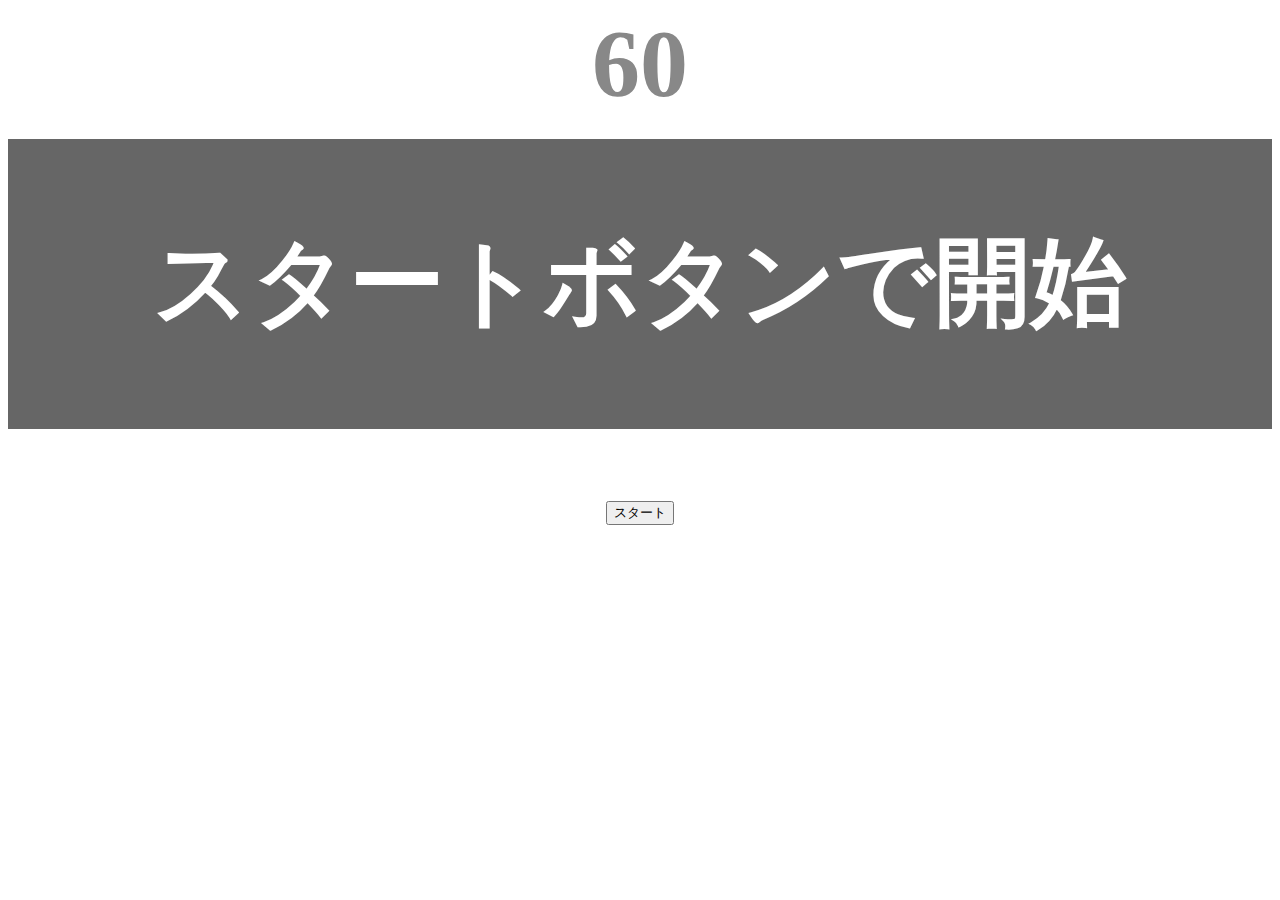
<file: kadai_001/index.html>
<!DOCTYPE html>
<html lang="ja">
<head>
    <meta charset="UTF-8">
    <meta name="description" content="【JavaScript応用編】簡易的なタイピングゲームです。">
    <meta name="viewport" content="width=device-width, initial-scale=1.0">
    <link rel="stylesheet" href="style.css">
    <title>タイピングゲーム</title>
</head>
<body>
    <p id="count" class="count">60</p>
    <div id="wrap" class="wrap">
        <span id="typed" class="typed"></span><span id="untyped"></span>
    </div>
    <button id="start">スタート</button>
    <p id="currentScore" class="currentScore">0</p>
    <script type="text/javascript" src="main.js"></script>
</body>
</html>
</file>
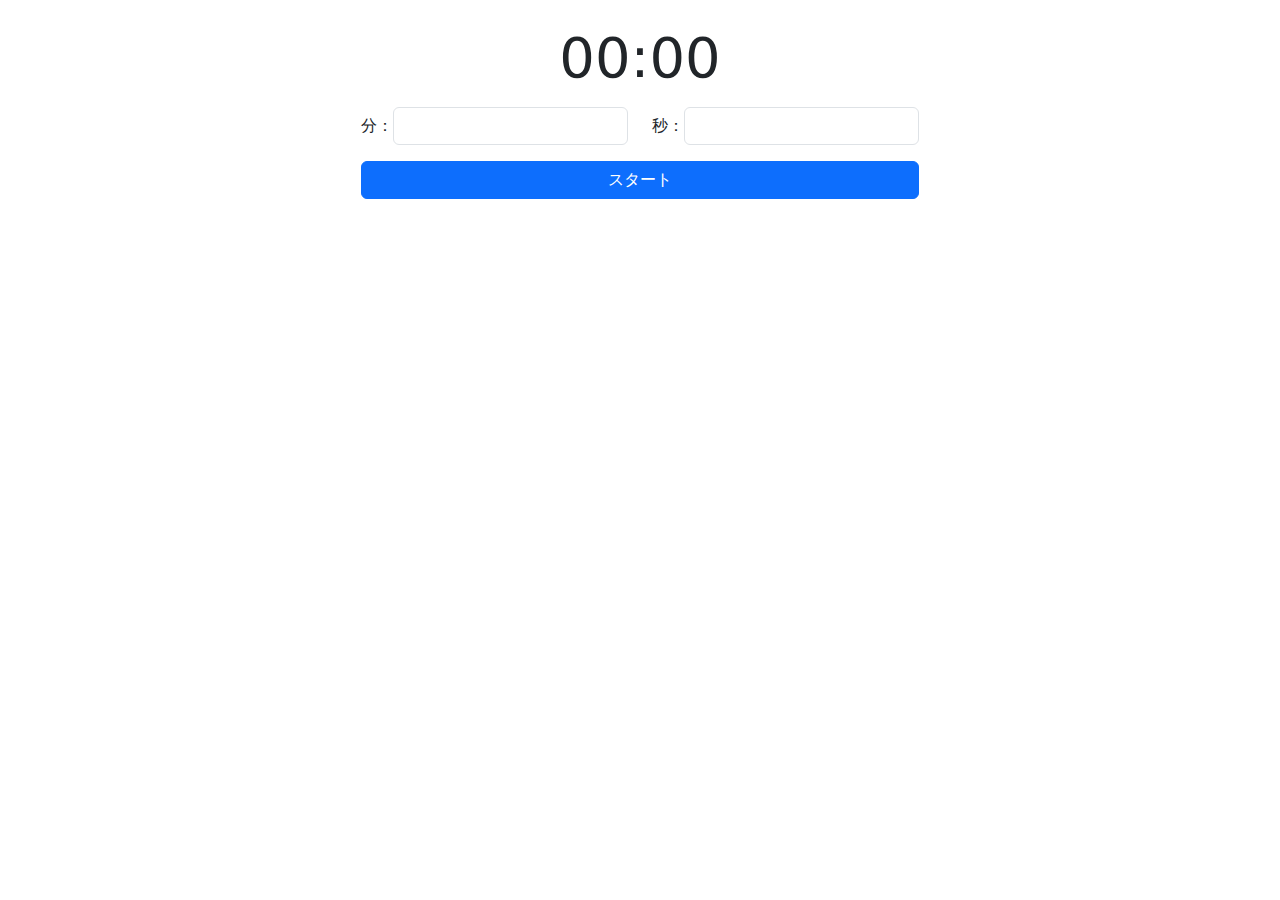
<file: kadai_debug_javascript/index.html>
<!DOCTYPE html>
<html lang="ja">

<head>
    <meta charset="UTF-8">
    <meta name="viewport" content="width=device-width, initial-scale=1.0">
    <title>タイマーアプリ</title>
    <link rel="stylesheet" href="https://cdn.jsdelivr.net/npm/bootstrap@5.3.0/dist/css/bootstrap.min.css">
    <style>
        .hidden {
            display: none;
        }
    </style>
</head>

<body class="container my-4 d-flex justify-content-center">
    <div class="text-center col-12 col-md-6">

        <!-- タイマー表示部分 -->
        <div>
            <span id="timer" class="display-4">00:00</span>
        </div>

        <!-- 入力フォーム -->
        <div id="inputForm" class="mt-3 hidden">
            <div class="row justify-content-center">
                <div class="col-6 d-flex align-items-center">
                    分：<input type="number" id="minutes" class="form-control" oninput="updateTimer()" min="0">
                </div>
                <div class="col-6 d-flex align-items-center">
                    秒：<input type="number" id="seconds" class="form-control" oninput="updateTimer()" min="0">
                </div>
            </div>
            <!-- エラーメッセージ -->
            <span id="error" class="hidden text-danger"></span>
        </div>

        <!-- ボタン -->
        <div class="mt-3">
            <button id="start" class="btn btn-primary mb-3 hidden w-100" onclick="startCountdown()">スタート</button>
            <div class="row justify-content-center">
                <div class="col-6">
                    <button id="pause" class="btn btn-info mb-3 hidden w-100" onclick="pauseCountdown()">一時停止</button>
                    <button id="resume" class="btn btn-info mb-3 hidden w-100" onclick="resumeCountdown()">再開</button>
                </div>
                <div class="col-6">
                    <button id="reset" class="btn btn-info mb-3 hidden w-100" onclick="resetCountdown()">リセット</button>
                </div>
            </div>
            <button id="setTime" class="btn btn-secondary mb-3 hidden w-100" onclick="setTimeMode()">設定</button>
            <button id="alertStop" class="btn btn-danger mt-5 hidden w-100 btn-lg rounded-pill"
                onclick="stopAlert()">アラート停止</button>
        </div>
    </div>

    <script>
        let countdownInterval;
        let alertInterval;
        let isPaused;

        // 入力フォームの値をタイマーに表示する関数
        function updateTimer() {
            let minutes = document.getElementById('minutes').value || 0;
            let seconds = document.getElementById('seconds').value || 0;

            // 入力フォームの値をチェック
            if (minutes < 0 || seconds < 0) {
                document.getElementById('error').innerText = "マイナスは入力できません";
                document.getElementById('error').classList.remove('hidden');
                return;
            }

            document.getElementById('error').classList.add('hidden');
            document.getElementById('timer').innerText = `${String(minutes).padStart(2, '0')}:${String(seconds).padStart(2, '0')}`;
        }

        // カウントダウンを開始する関数
        function startCountdown() {
            let minutes = document.getElementById('minutes').value || 0;
            let seconds = document.getElementById('seconds').value || 0;
            let timeLeft = (minutes * 60) + parseInt(seconds);
            setMode("progress");
            countdownInterval = setInterval(() => {
                if (!isPaused) {
                    timeLeft--;
                    if (timeLeft < 0) {
                        clearInterval(countdownInterval);
                        startAlert();
                    } else {
                        let m = Math.floor(timeLeft / 60);
                        let s = timeLeft % 60;
                        document.getElementById('timer').innerText = `${String(m).padStart(2, '0')}:${String(s).padStart(2, '0')}`;
                    }
                }
            }, 1000);
        }

        // カウントダウンを一時停止する関数
        function pauseCountdown() {
            isPaused = true;
            setMode("paused");
        }

        // カウントダウンを再開する関数
        function resumeCountdown() {
            isPaused = false;
            setMode("progress");
        }

        // カウントダウンをリセットする関数
        function resetCountdown() {
            clearInterval(countdownInterval);
            isPaused = false;
            updateTimer();
            setMode("restart");
        }

        // 時間設定モードに変更する関数
        function setTimeMode() {
            clearInterval(countdownInterval);
            setMode("setting");
        }

        // アラートを開始する関数
        function startAlert() {
            alertInterval = setInterval(() => {
                document.body.style.backgroundColor = document.body.style.backgroundColor === 'red' ? 'white' : 'red';
            }, 1000);
            console.log(alertInterval);
            document.getElementById('alertStop').classList.remove('hidden');
        }

        // アラートを停止する関数
        function stopAlert() {
            clearInterval(alertInterval);
            document.body.style.backgroundColor = 'white';
            document.getElementById('alertStop').classList.add('hidden');
        }

        // HTML要素の表示を制御する関数
        function setMode(mode) {
            const modes = {
                setting: ["start", "inputForm"],
                progress: ["pause", "reset", "setTime"],
                paused: ["resume", "reset", "setTime"],
                restart: ["start", "setTime"],
            };

            // すべてのボタンと入力フォームを非表示にする
            const elements = document.querySelectorAll('#inputForm, #start, #pause, #resume, #reset, #setTime');
            elements.forEach(elem => elem.classList.add('hidden'));

            // 指定されたモードの要素だけを表示する
            const ids = modes[mode];
            ids.forEach(id => document.getElementById(id).classList.remove('hidden'));
        }

        // 初期状態をセット
        setMode("setting");
    </script>
</body>

</html>
</file>
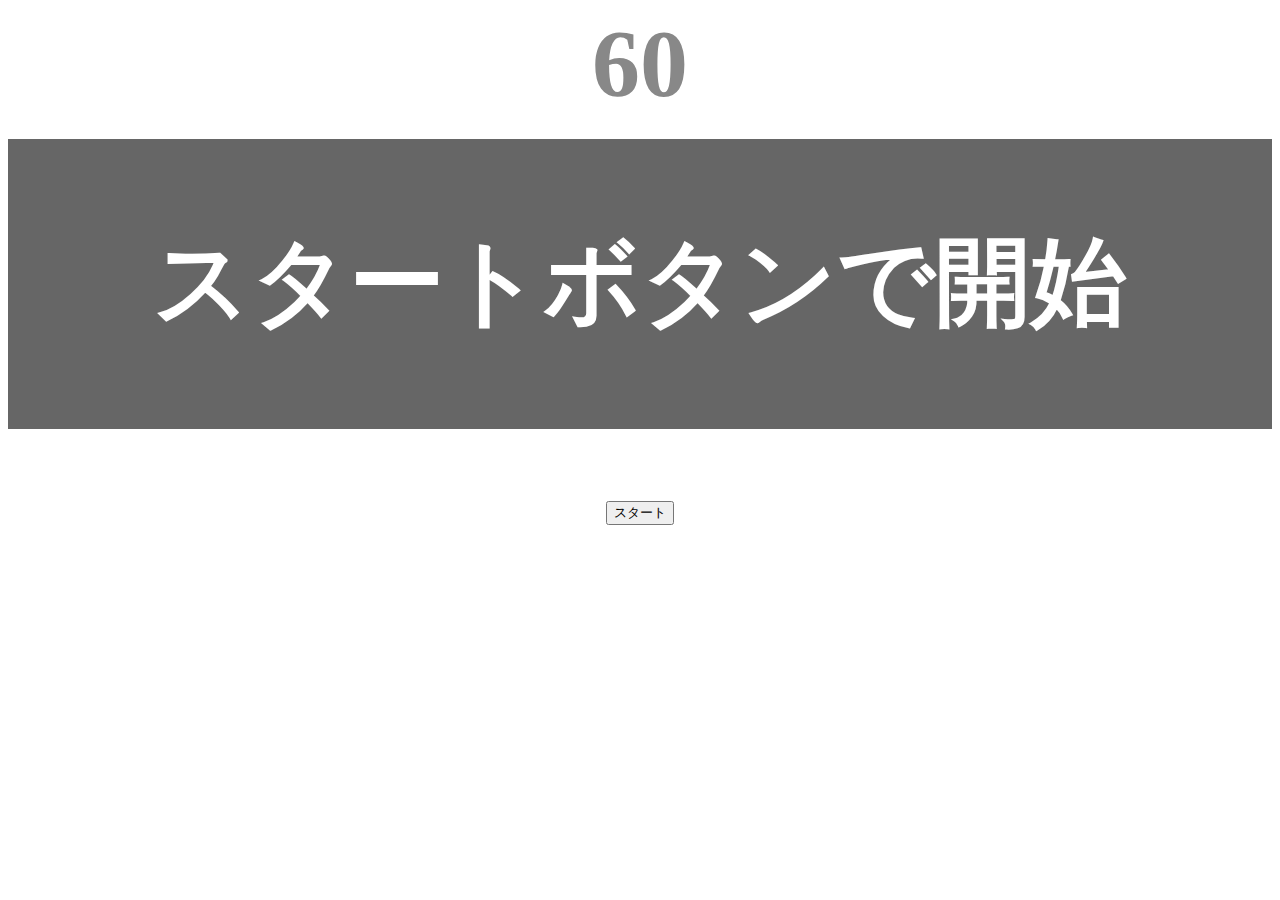
<file: kadai_tutorial_output/index.html>
<!DOCTYPE html>
<html lang="ja">
<head>
    <meta charset="UTF-8">
    <meta name="description" content="【JavaScript応用編】簡易的なタイピングゲームです。">
    <meta name="viewport" content="width=device-width, initial-scale=1.0">
    <link rel="stylesheet" href="style.css">
    <title>タイピングゲーム</title>
</head>
<body>
    <p id="count" class="count">60</p>
    <div id="wrap" class="wrap">
        <span id="typed" class="typed"></span><span id="untyped"></span>
    </div>
    <button id="start">スタート</button>
    <script type="text/javascript" src="main.js"></script>
</body>
</html>
</file>
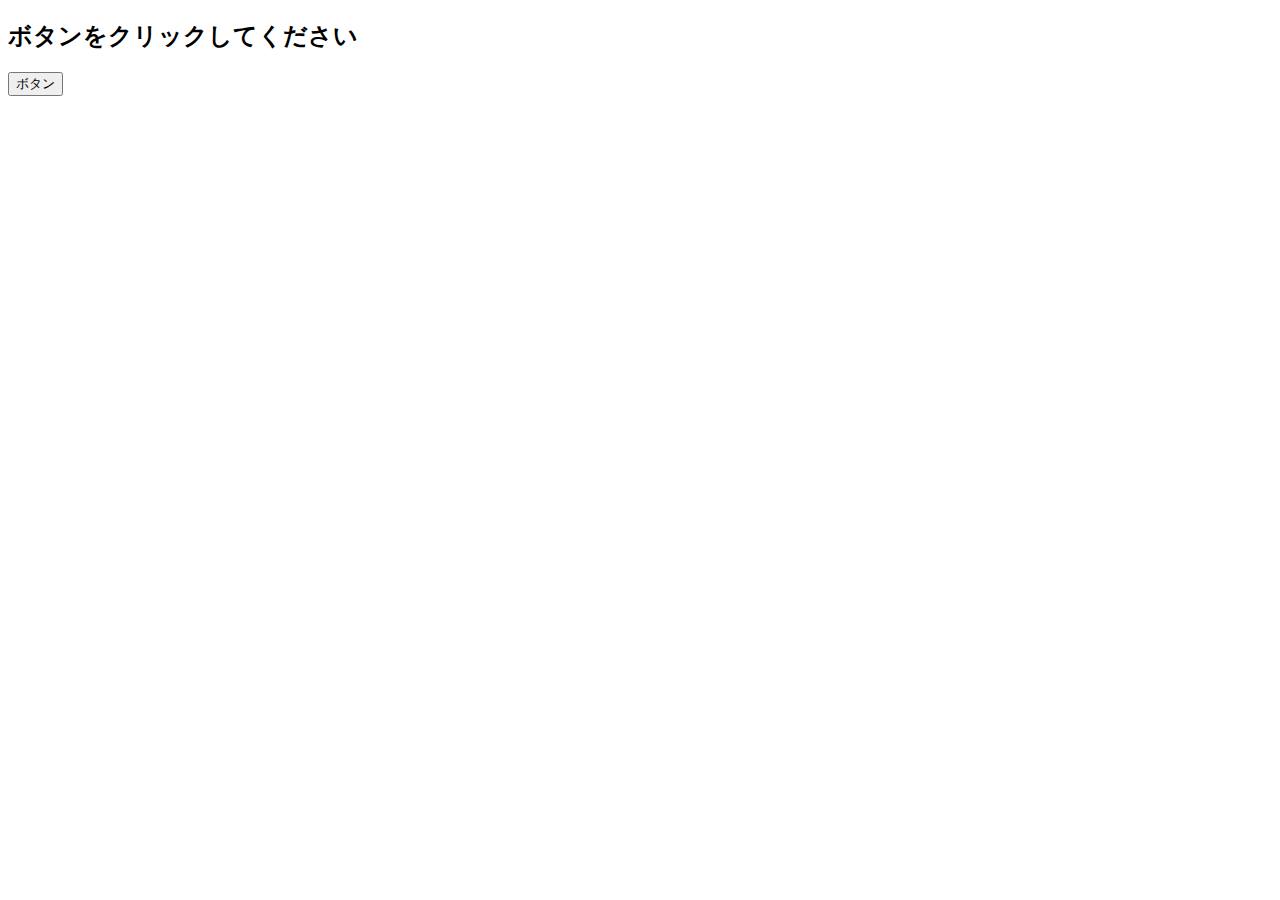
<file: kadai_020/event.html>
<!DOCTYPE html>
<html lang="ja">

<head>
    <title>JavaScriptの基礎を学ぼう_20章課題</title>
    <meta charset="UTF-8">
</head>

<body>
    <h2 id="text">ボタンをクリックしてください</h2>
    <button id="btn">ボタン</button>
    <script src="event.js"></script>
</body>

</html>
</file>
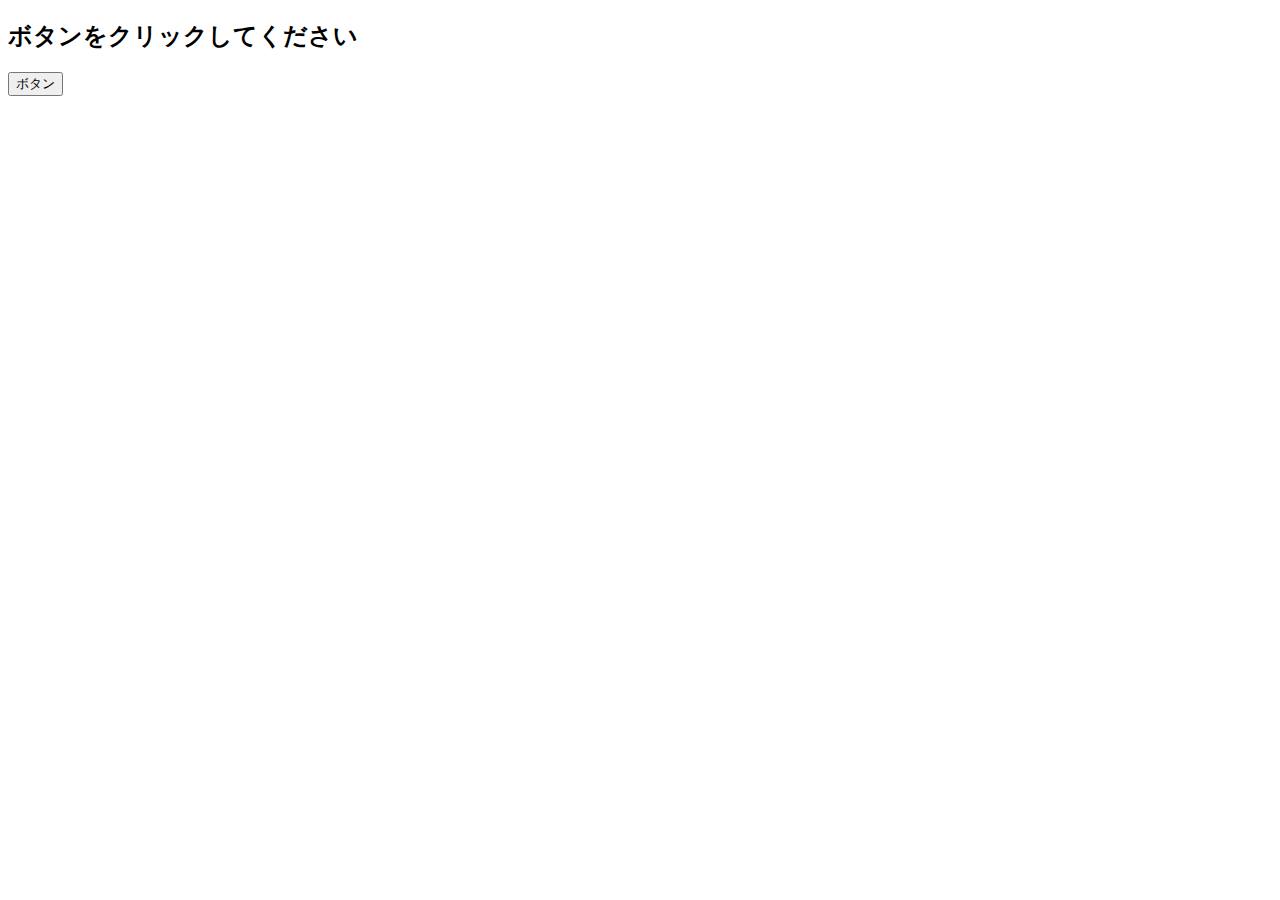
<file: kadai_021/event.html>
<!DOCTYPE html>
<html lang="ja">

<head>
    <title>JavaScriptの基礎を学ぼう_21章課題</title>
    <meta charset="UTF-8">
</head>

<body>
    <h2 id="text">ボタンをクリックしてください</h2>
    <button id="btn">ボタン</button>
    <script src="event.js"></script>
</body>

</html>
</file>
<file: kadai_001/style.css>
@charset "UTF-8";

/* ゲーム全体 */
body{
    font-size: 6em;
    text-align: center;
}

/* 残り時間廻り */
.count{
    margin: 0;
    font-weight: bold;
    color: #888;
}

/* テキスト廻り */
.wrap{
    margin-top: 20px;
    padding: 80px 40px;
    background-color: #666;
    font-weight: bold;
    color: #fff;
}

/* 正しくタイプされた時のテキスト */
.typed{
    color: lightgreen;
}

/* ミスタイプの時の背景 */
.mistyped{
    background-color: red;
}

.currentScore{
    font-weight: bold;
    display: none;
}
</file>
<file: kadai_tutorial_output/style.css>
@charset "UTF-8";

/* ゲーム全体 */
body{
    font-size: 6em;
    text-align: center;
}

/* 残り時間廻り */
.count{
    margin: 0;
    font-weight: bold;
    color: #888;
}

/* テキスト廻り */
.wrap{
    margin-top: 20px;
    padding: 80px 40px;
    background-color: #666;
    font-weight: bold;
    color: #fff;
}

/* 正しくタイプされた時のテキスト */
.typed{
    color: lightgreen;
}

/* ミスタイプの時の背景 */
.mistyped{
    background-color: red;
}
</file>
